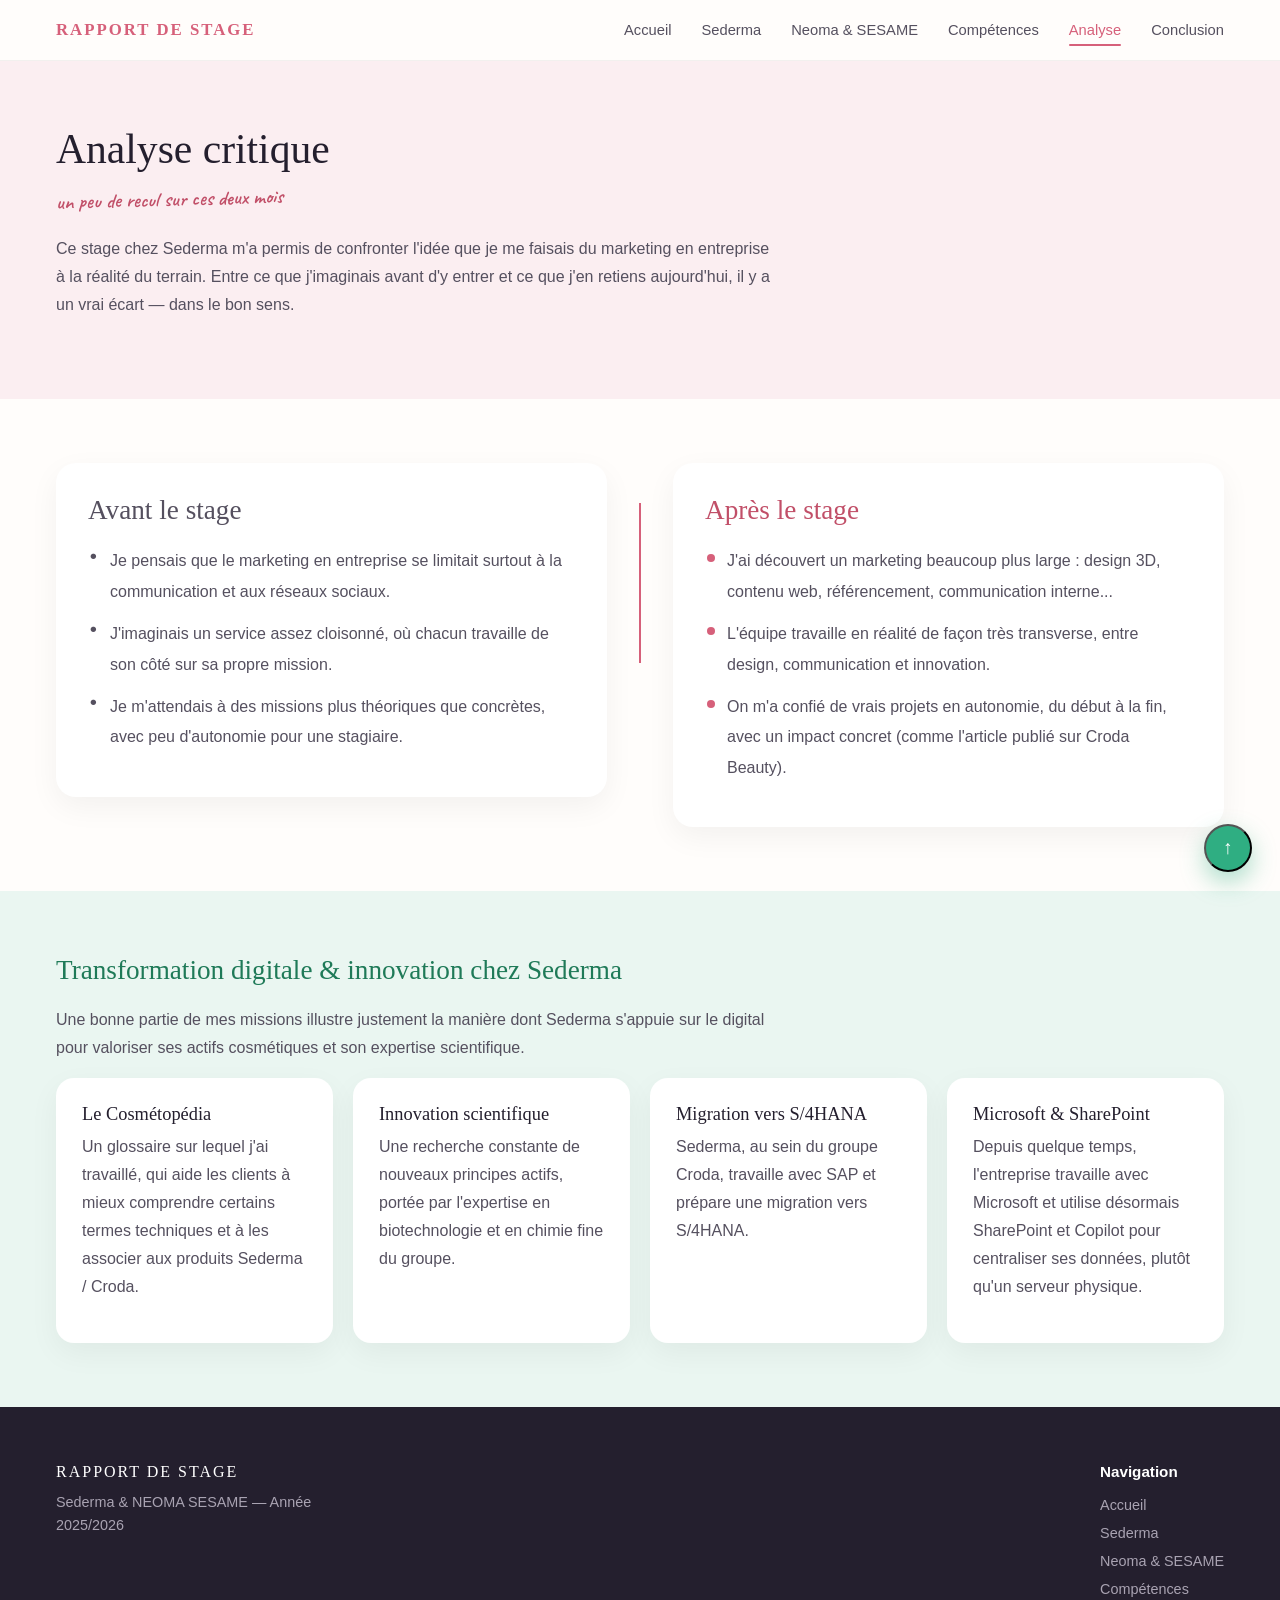
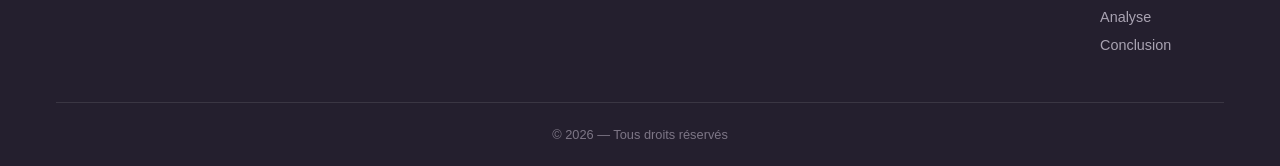
<file: analyse.html>
<!DOCTYPE html>
<html lang="fr">
<head>
<meta charset="UTF-8">
<meta name="viewport" content="width=device-width, initial-scale=1.0">
<title>Analyse critique — Rapport de stage</title>
<link rel="preconnect" href="https://fonts.googleapis.com">
<link rel="preconnect" href="https://fonts.gstatic.com" crossorigin>
<link href="https://fonts.googleapis.com/css2?family=Caveat:wght@600&display=swap" rel="stylesheet">
<link rel="stylesheet" href="analyse.css">
</head>
<body>

  <header>
    <p>Rapport de stage</p>
    <nav>
      <ul>
        <li><a href="index.html">Accueil</a></li>
        <li><a href="sederma.html">Sederma</a></li>
        <li><a href="neoma-sesame.html">Neoma &amp; SESAME</a></li>
        <li><a href="competences.html">Compétences</a></li>
        <li><a href="analyse.html" aria-current="page">Analyse</a></li>
        <li><a href="conclusion.html">Conclusion</a></li>
      </ul>
    </nav>
  </header>

  <main>

    <!-- ===== INTRO ===== -->
    <section id="intro">
      <h1>Analyse critique</h1>
      <p class="signature">un peu de recul sur ces deux mois</p>
      <p>
        Ce stage chez Sederma m'a permis de confronter l'idée que je me
        faisais du marketing en entreprise à la réalité du terrain. Entre ce
        que j'imaginais avant d'y entrer et ce que j'en retiens aujourd'hui,
        il y a un vrai écart — dans le bon sens.
      </p>
    </section>

    <!-- ===== AVANT / APRÈS LE STAGE ===== -->
    <section id="avant-apres">
      <div class="colonne colonne-avant reveal">
        <h2>Avant le stage</h2>
        <ul class="checklist">
          <li>Je pensais que le marketing en entreprise se limitait surtout à la communication et aux réseaux sociaux.</li>
          <li>J'imaginais un service assez cloisonné, où chacun travaille de son côté sur sa propre mission.</li>
          <li>Je m'attendais à des missions plus théoriques que concrètes, avec peu d'autonomie pour une stagiaire.</li>
        </ul>
      </div>
      <div class="ligne-temps" aria-hidden="true"><hr></div>
      <div class="colonne colonne-apres reveal">
        <h2>Après le stage</h2>
        <ul class="checklist">
          <li>J'ai découvert un marketing beaucoup plus large : design 3D, contenu web, référencement, communication interne...</li>
          <li>L'équipe travaille en réalité de façon très transverse, entre design, communication et innovation.</li>
          <li>On m'a confié de vrais projets en autonomie, du début à la fin, avec un impact concret (comme l'article publié sur Croda Beauty).</li>
        </ul>
      </div>
    </section>

    <!-- ===== TRANSFORMATION DIGITALE & INNOVATION ===== -->
    <section id="transformation">
      <h2>Transformation digitale &amp; innovation chez Sederma</h2>
      <p>
        Une bonne partie de mes missions illustre justement la manière dont
        Sederma s'appuie sur le digital pour valoriser ses actifs
        cosmétiques et son expertise scientifique.
      </p>
      <ul class="transfo-grid">
        <li class="reveal">
          <h3>Le Cosmétopédia</h3>
          <p>Un glossaire sur lequel j'ai travaillé, qui aide les clients à mieux comprendre certains termes techniques et à les associer aux produits Sederma / Croda.</p>
        </li>
        <li class="reveal">
          <h3>Innovation scientifique</h3>
          <p>Une recherche constante de nouveaux principes actifs, portée par l'expertise en biotechnologie et en chimie fine du groupe.</p>
        </li>
        <li class="reveal">
          <h3>Migration vers S/4HANA</h3>
          <p>Sederma, au sein du groupe Croda, travaille avec SAP et prépare une migration vers S/4HANA.</p>
        </li>
        <li class="reveal">
          <h3>Microsoft &amp; SharePoint</h3>
          <p>Depuis quelque temps, l'entreprise travaille avec Microsoft et utilise désormais SharePoint et Copilot pour centraliser ses données, plutôt qu'un serveur physique.</p>
        </li>
      </ul>
    </section>

  </main>

  <button aria-label="Retourner en haut de la page" onclick="window.scrollTo({top:0,behavior:'smooth'})">↑</button>

  <footer>
    <section>
      <p>Rapport de stage</p>
      <p>Sederma &amp; NEOMA SESAME — Année 2025/2026</p>
    </section>
    <nav>
      <h3>Navigation</h3>
      <ul>
        <li><a href="index.html">Accueil</a></li>
        <li><a href="sederma.html">Sederma</a></li>
        <li><a href="neoma-sesame.html">Neoma &amp; SESAME</a></li>
        <li><a href="competences.html">Compétences</a></li>
        <li><a href="analyse.html">Analyse</a></li>
        <li><a href="conclusion.html">Conclusion</a></li>
      </ul>
    </nav>
    <p>&copy; 2026 — Tous droits réservés</p>
  </footer>

  <script src="reveal.js" defer></script>
</body>
</html>
</file>
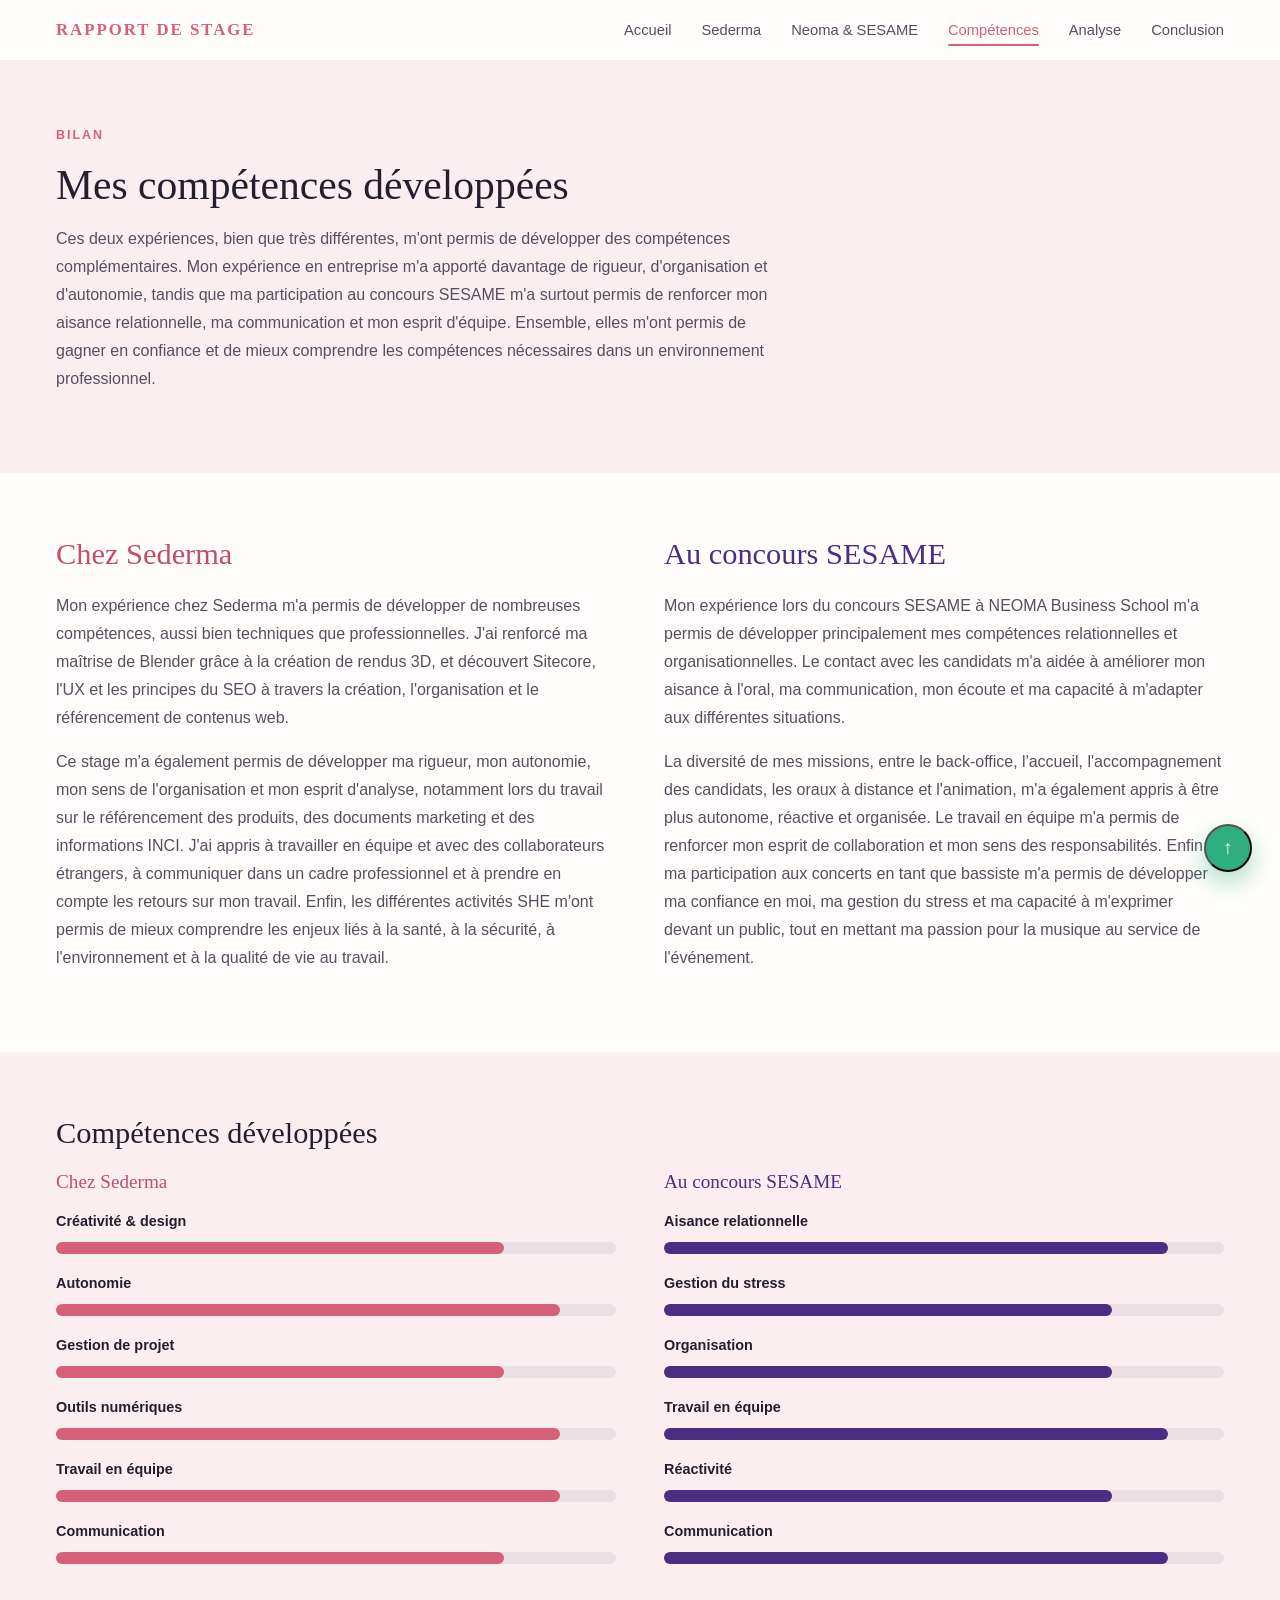
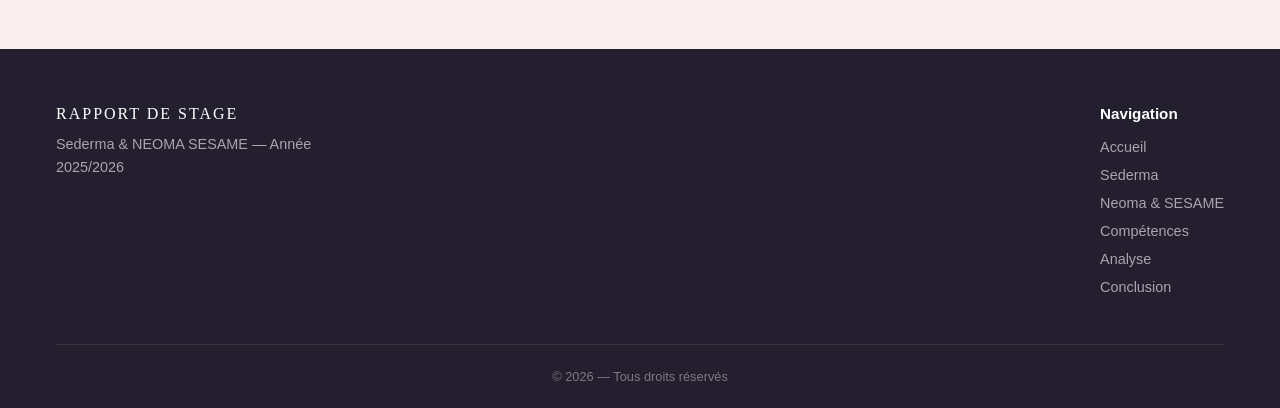
<file: competences.html>
<!DOCTYPE html>
<html lang="fr">
<head>
<meta charset="UTF-8">
<meta name="viewport" content="width=device-width, initial-scale=1.0">
<title>Compétences développées — Rapport de stage</title>
<link rel="preconnect" href="https://fonts.googleapis.com">
<link rel="preconnect" href="https://fonts.gstatic.com" crossorigin>
<link href="https://fonts.googleapis.com/css2?family=Caveat:wght@600&display=swap" rel="stylesheet">
<link rel="stylesheet" href="competences.css">
</head>
<body>

  <header>
    <p>Rapport de stage</p>
    <nav>
      <ul>
        <li><a href="index.html">Accueil</a></li>
        <li><a href="sederma.html">Sederma</a></li>
        <li><a href="neoma-sesame.html">Neoma &amp; SESAME</a></li>
        <li><a href="competences.html" aria-current="page">Compétences</a></li>
        <li><a href="analyse.html">Analyse</a></li>
        <li><a href="conclusion.html">Conclusion</a></li>
      </ul>
    </nav>
  </header>

  <main>

    <section id="intro">
      <p>BILAN</p>
      <h1>Mes compétences développées</h1>
      <p>
        Ces deux expériences, bien que très différentes, m'ont permis de
        développer des compétences complémentaires. Mon expérience en
        entreprise m'a apporté davantage de rigueur, d'organisation et
        d'autonomie, tandis que ma participation au concours SESAME m'a
        surtout permis de renforcer mon aisance relationnelle, ma
        communication et mon esprit d'équipe. Ensemble, elles m'ont permis
        de gagner en confiance et de mieux comprendre les compétences
        nécessaires dans un environnement professionnel.
      </p>
    </section>

    <section id="experiences">
      <article id="exp-sederma" class="reveal">
        <h2>Chez Sederma</h2>
        <p>
          Mon expérience chez Sederma m'a permis de développer de nombreuses
          compétences, aussi bien techniques que professionnelles. J'ai
          renforcé ma maîtrise de Blender grâce à la création de rendus 3D,
          et découvert Sitecore, l'UX et les principes du SEO à travers la
          création, l'organisation et le référencement de contenus web.
        </p>
        <p>
          Ce stage m'a également permis de développer ma rigueur, mon
          autonomie, mon sens de l'organisation et mon esprit d'analyse,
          notamment lors du travail sur le référencement des produits, des
          documents marketing et des informations INCI. J'ai appris à
          travailler en équipe et avec des collaborateurs étrangers, à
          communiquer dans un cadre professionnel et à prendre en compte
          les retours sur mon travail. Enfin, les différentes activités SHE
          m'ont permis de mieux comprendre les enjeux liés à la santé, à la
          sécurité, à l'environnement et à la qualité de vie au travail.
        </p>
      </article>
      <article id="exp-sesame" class="reveal">
        <h2>Au concours SESAME</h2>
        <p>
          Mon expérience lors du concours SESAME à NEOMA Business School
          m'a permis de développer principalement mes compétences
          relationnelles et organisationnelles. Le contact avec les
          candidats m'a aidée à améliorer mon aisance à l'oral, ma
          communication, mon écoute et ma capacité à m'adapter aux
          différentes situations.
        </p>
        <p>
          La diversité de mes missions, entre le back-office, l'accueil,
          l'accompagnement des candidats, les oraux à distance et
          l'animation, m'a également appris à être plus autonome, réactive
          et organisée. Le travail en équipe m'a permis de renforcer mon
          esprit de collaboration et mon sens des responsabilités. Enfin, ma
          participation aux concerts en tant que bassiste m'a permis de
          développer ma confiance en moi, ma gestion du stress et ma
          capacité à m'exprimer devant un public, tout en mettant ma
          passion pour la musique au service de l'événement.
        </p>
      </article>
    </section>

    <section id="niveaux">
      <h2>Compétences développées</h2>
      <div class="skills-columns">
        <div class="reveal">
          <h3>Chez Sederma</h3>
          <ul class="skills">
            <li><label for="s1">Créativité &amp; design</label><progress id="s1" value="8" max="10"></progress></li>
            <li><label for="s2">Autonomie</label><progress id="s2" value="9" max="10"></progress></li>
            <li><label for="s3">Gestion de projet</label><progress id="s3" value="8" max="10"></progress></li>
            <li><label for="s4">Outils numériques</label><progress id="s4" value="9" max="10"></progress></li>
            <li><label for="s5">Travail en équipe</label><progress id="s5" value="9" max="10"></progress></li>
            <li><label for="s6">Communication</label><progress id="s6" value="8" max="10"></progress></li>
          </ul>
        </div>
        <div class="reveal">
          <h3>Au concours SESAME</h3>
          <ul class="skills skills-purple">
            <li><label for="s7">Aisance relationnelle</label><progress id="s7" value="9" max="10"></progress></li>
            <li><label for="s8">Gestion du stress</label><progress id="s8" value="8" max="10"></progress></li>
            <li><label for="s9">Organisation</label><progress id="s9" value="8" max="10"></progress></li>
            <li><label for="s10">Travail en équipe</label><progress id="s10" value="9" max="10"></progress></li>
            <li><label for="s11">Réactivité</label><progress id="s11" value="8" max="10"></progress></li>
            <li><label for="s12">Communication</label><progress id="s12" value="9" max="10"></progress></li>
          </ul>
        </div>
      </div>
      
    </section>

  </main>

  <button aria-label="Retourner en haut de la page" onclick="window.scrollTo({top:0,behavior:'smooth'})">↑</button>

  <footer>
    <section>
      <p>Rapport de stage</p>
      <p>Sederma &amp; NEOMA SESAME — Année 2025/2026</p>
    </section>
    <nav>
      <h3>Navigation</h3>
      <ul>
        <li><a href="index.html">Accueil</a></li>
        <li><a href="sederma.html">Sederma</a></li>
        <li><a href="neoma-sesame.html">Neoma &amp; SESAME</a></li>
        <li><a href="competences.html">Compétences</a></li>
        <li><a href="analyse.html">Analyse</a></li>
        <li><a href="conclusion.html">Conclusion</a></li>
      </ul>
    </nav>
    <p>&copy; 2026 — Tous droits réservés</p>
  </footer>

  <script src="reveal.js" defer></script>
</body>
</html>
</file>
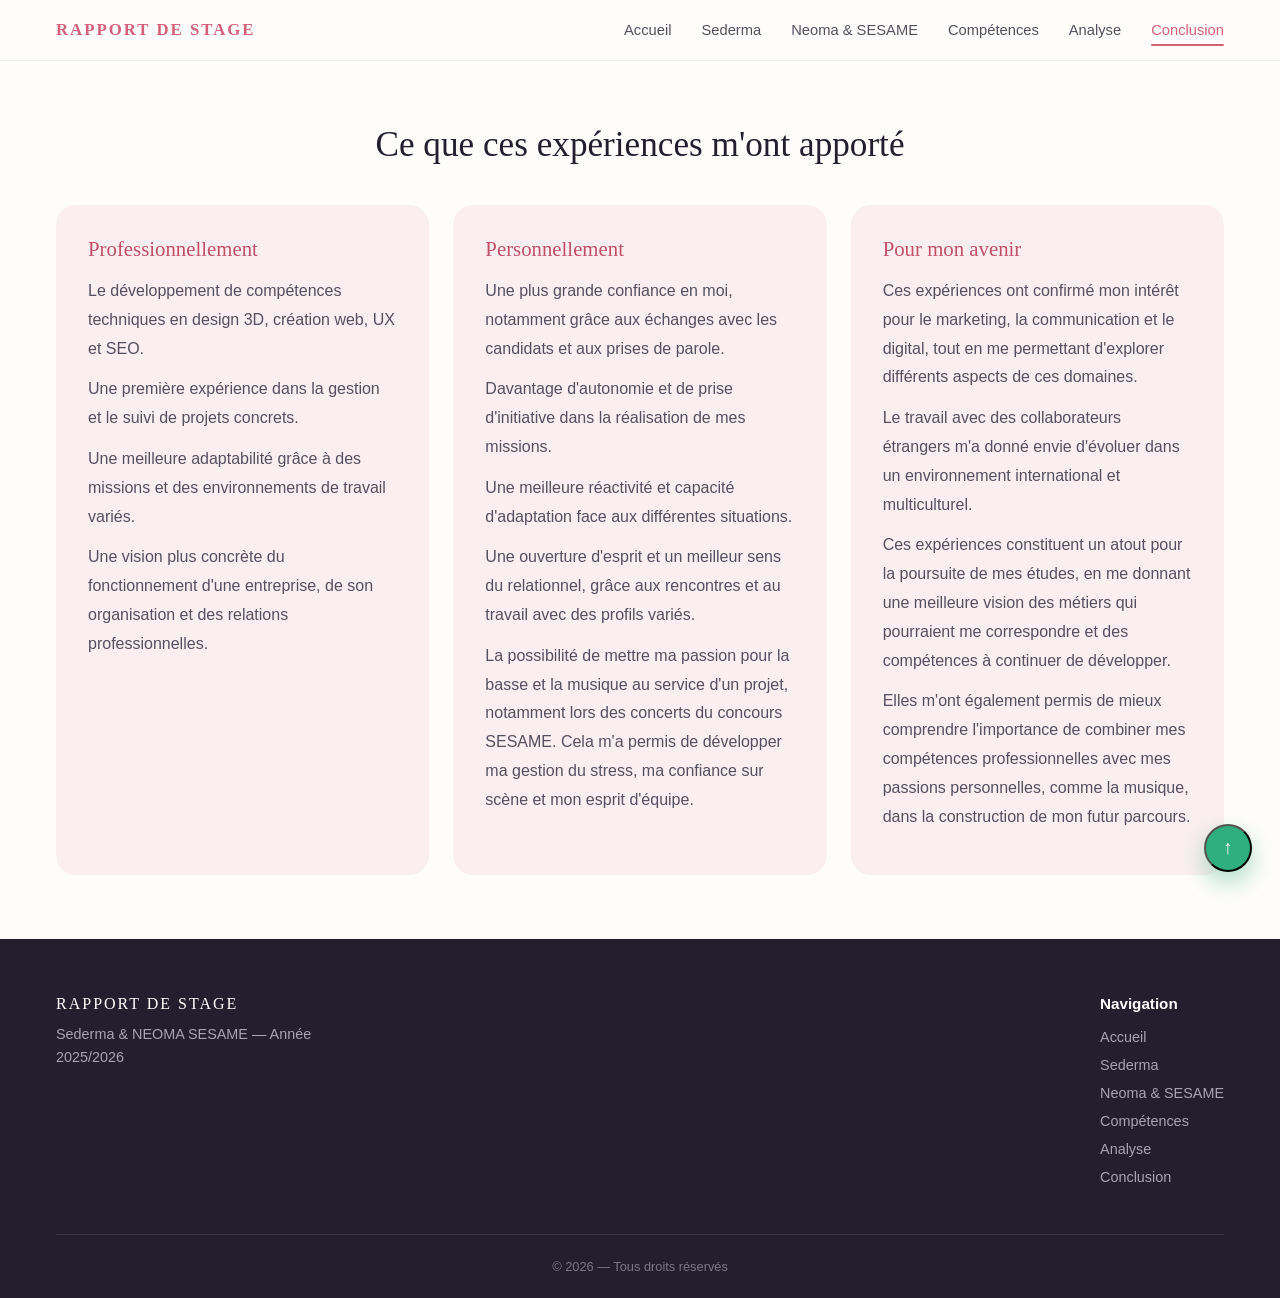
<file: conclusion.html>
<!DOCTYPE html>
<html lang="fr">
<head>
<meta charset="UTF-8">
<meta name="viewport" content="width=device-width, initial-scale=1.0">
<title>Conclusion — Rapport de stage</title>
<link rel="preconnect" href="https://fonts.googleapis.com">
<link rel="preconnect" href="https://fonts.gstatic.com" crossorigin>
<link href="https://fonts.googleapis.com/css2?family=Caveat:wght@600&display=swap" rel="stylesheet">
<link rel="stylesheet" href="conclusion.css">
</head>
<body>

  <header>
    <p>Rapport de stage</p>
    <nav>
      <ul>
        <li><a href="index.html">Accueil</a></li>
        <li><a href="sederma.html">Sederma</a></li>
        <li><a href="neoma-sesame.html">Neoma &amp; SESAME</a></li>
        <li><a href="competences.html">Compétences</a></li>
        <li><a href="analyse.html">Analyse</a></li>
        <li><a href="conclusion.html" aria-current="page">Conclusion</a></li>
      </ul>
    </nav>
  </header>

  <main>

    <section id="conclusion">
      <h1>Ce que ces expériences m'ont apporté</h1>

      <ul class="conclusion-grid">
        <li class="reveal">
          <h2>Professionnellement</h2>
          <ul class="checklist">
            <li>Le développement de compétences techniques en design 3D, création web, UX et SEO.</li>
            <li>Une première expérience dans la gestion et le suivi de projets concrets.</li>
            <li>Une meilleure adaptabilité grâce à des missions et des environnements de travail variés.</li>
            <li>Une vision plus concrète du fonctionnement d'une entreprise, de son organisation et des relations professionnelles.</li>
          </ul>
        </li>
        <li class="reveal">
          <h2>Personnellement</h2>
          <ul class="checklist">
            <li>Une plus grande confiance en moi, notamment grâce aux échanges avec les candidats et aux prises de parole.</li>
            <li>Davantage d'autonomie et de prise d'initiative dans la réalisation de mes missions.</li>
            <li>Une meilleure réactivité et capacité d'adaptation face aux différentes situations.</li>
            <li>Une ouverture d'esprit et un meilleur sens du relationnel, grâce aux rencontres et au travail avec des profils variés.</li>
            <li>La possibilité de mettre ma passion pour la basse et la musique au service d'un projet, notamment lors des concerts du concours SESAME. Cela m'a permis de développer ma gestion du stress, ma confiance sur scène et mon esprit d'équipe.</li>
          </ul>
        </li>
        <li class="reveal">
          <h2>Pour mon avenir</h2>
          <ul class="checklist">
            <li>Ces expériences ont confirmé mon intérêt pour le marketing, la communication et le digital, tout en me permettant d'explorer différents aspects de ces domaines.</li>
            <li>Le travail avec des collaborateurs étrangers m'a donné envie d'évoluer dans un environnement international et multiculturel.</li>
            <li>Ces expériences constituent un atout pour la poursuite de mes études, en me donnant une meilleure vision des métiers qui pourraient me correspondre et des compétences à continuer de développer.</li>
            <li>Elles m'ont également permis de mieux comprendre l'importance de combiner mes compétences professionnelles avec mes passions personnelles, comme la musique, dans la construction de mon futur parcours.</li>
          </ul>
        </li>
      </ul>
    </section>

  </main>

  <button aria-label="Retourner en haut de la page" onclick="window.scrollTo({top:0,behavior:'smooth'})">↑</button>

  <footer>
    <section>
      <p>Rapport de stage</p>
      <p>Sederma &amp; NEOMA SESAME — Année 2025/2026</p>
    </section>
    <nav>
      <h3>Navigation</h3>
      <ul>
        <li><a href="index.html">Accueil</a></li>
        <li><a href="sederma.html">Sederma</a></li>
        <li><a href="neoma-sesame.html">Neoma &amp; SESAME</a></li>
        <li><a href="competences.html">Compétences</a></li>
        <li><a href="analyse.html">Analyse</a></li>
        <li><a href="conclusion.html">Conclusion</a></li>
      </ul>
    </nav>
    <p>&copy; 2026 — Tous droits réservés</p>
  </footer>

  <script src="reveal.js" defer></script>
</body>
</html>
</file>
<file: analyse.css>
:root{
  --pink: #d6607a; --pink-dark: #c14f68; --pink-pale: #fbeef1;
  --purple: #4b2e83; --purple-pale: #f3effa;
  --green: #2fae82; --green-pale: #eaf6f1;
  --ink: #241f2e; --ink-soft: #55505f; --cream: #fffdfb;
  --font-display: 'Georgia', 'Iowan Old Style', serif;
  --font-body: -apple-system, BlinkMacSystemFont, 'Segoe UI', Roboto, sans-serif;
}
*{box-sizing:border-box; margin:0; padding:0;}
html{scroll-behavior:smooth;}
body{ font-family: var(--font-body); color: var(--ink); background: var(--cream); }
a{text-decoration:none; color:inherit;}
ul{list-style:none;}
button{font-family:inherit; cursor:pointer;}

header{
  display:flex; align-items:center; justify-content:space-between;
  padding: 20px 56px; background: var(--cream); position: sticky; top:0; z-index: 50;
  border-bottom: 1px solid rgba(0,0,0,0.05);
}
header > p{ font-family: var(--font-display); font-size: 1.05rem; letter-spacing: 2px; color: var(--pink); font-weight: 600; text-transform: uppercase; }
header nav ul{ display:flex; gap: 30px; font-size: 0.92rem; font-weight: 500; }
header nav a{ position: relative; color: var(--ink-soft); padding-bottom: 6px; transition: color .2s ease; }
header nav a:hover{ color: var(--pink); }
header nav a[aria-current="page"]{ color: var(--pink); }
header nav a[aria-current="page"]::after{
  content:""; position:absolute; left:0; right:0; bottom:-2px; height:2px; background: var(--pink); border-radius: 2px;
}

main > section{ padding: 64px 56px; }
main h1{ font-family: var(--font-display); font-size: 2.6rem; font-weight: 400; margin-bottom: 8px; }
main h2{ font-family: var(--font-display); font-size: 1.7rem; font-weight: 400; margin-bottom: 20px; }
main h3{ font-family: var(--font-display); font-size: 1.15rem; font-weight: 400; margin-bottom: 8px; }
main p{ color: var(--ink-soft); line-height: 1.75; margin-bottom: 16px; max-width: 720px; }

.signature{
  font-family: 'Caveat', cursive; font-size: 1.3rem; color: var(--pink-dark);
  font-weight: 600; margin-bottom: 18px; transform: rotate(-1.5deg); display:inline-block;
}

#intro{ background: var(--pink-pale); }

/* AVANT / APRÈS */
#avant-apres{
  background: var(--cream); display:grid; grid-template-columns: 1fr auto 1fr; gap: 32px; align-items:start;
}
.colonne{ background:#fff; border-radius: 20px; padding: 32px; box-shadow: 0 10px 30px rgba(0,0,0,0.05); }
.colonne-avant h2{ color: var(--ink-soft); }
.colonne-apres h2{ color: var(--pink-dark); }
.checklist li{ color: var(--ink-soft); line-height: 1.9; margin-bottom: 12px; padding-left: 22px; position:relative; }
.colonne-avant .checklist li::before{
  content:"•"; position:absolute; left:2px; color: var(--ink-soft); font-weight: 700; font-size: 1.2rem; line-height: 1;
}
.colonne-apres .checklist li::before{
  content:""; position:absolute; left:2px; top: 8px; width: 8px; height: 8px;
  border-radius: 50%; background: var(--pink);
}
.ligne-temps{ display:flex; justify-content:center; padding-top: 40px; }
.ligne-temps hr{ width: 2px; height: 100%; min-height: 160px; background: var(--pink); border: none; }

/* TRANSFORMATION DIGITALE */
#transformation{ background: var(--green-pale); }
#transformation h2{ color: #1f7a58; }
.transfo-grid{ display:grid; grid-template-columns: repeat(auto-fit, minmax(220px, 1fr)); gap: 20px; margin-top: 8px; }
.transfo-grid li{ background:#fff; border-radius: 18px; padding: 26px; box-shadow: 0 10px 30px rgba(0,0,0,0.05); transition: transform .3s ease; }
.transfo-grid li:hover{ transform: translateY(-4px); }

/* ANIMATIONS */
.reveal{ opacity: 0; transform: translateY(26px); transition: opacity .7s ease, transform .7s ease; }
.reveal.in-view{ opacity: 1; transform: translateY(0); }
.colonne-apres.reveal{ transition-delay: .15s; }

body > button{
  position: fixed; bottom: 28px; right: 28px; width: 48px; height: 48px; border-radius: 50%;
  background: var(--green); color: #fff; display:flex; align-items:center; justify-content:center;
  font-size: 1.2rem; box-shadow: 0 10px 24px rgba(47,174,130,0.4); z-index: 60;
}

footer{
  background: var(--ink); color: #cfcad4; padding: 56px 56px 24px;
  display:flex; flex-wrap: wrap; justify-content: space-between; gap: 40px;
}
footer > section{ max-width: 320px; }
footer > section p:first-child{ font-family: var(--font-display); color: #fff; text-transform: uppercase; letter-spacing: 2px; margin-bottom: 10px; }
footer > section p:last-child{ font-size: 0.9rem; line-height: 1.6; color: #a9a3b2; }
footer h3{ color: #fff; font-size: 0.95rem; font-weight: 600; margin-bottom: 16px; }
footer nav ul{ display:flex; flex-direction: column; gap: 10px; }
footer nav a{ font-size: 0.9rem; color: #a9a3b2; }
footer nav a:hover{ color: var(--pink); }
footer address{ font-style: normal; }
footer address p{ font-size: 0.9rem; color: #a9a3b2; margin-bottom: 6px; }
footer > p{
  width: 100%; padding-top: 24px; margin-top: 8px; border-top: 1px solid rgba(255,255,255,0.1);
  text-align: center; font-size: 0.8rem; color: #7d7686;
}

@media (max-width: 980px){
  header{ padding: 16px 24px; }
  header nav{ display:none; }
  main > section{ padding: 48px 24px; }
  main h1{ font-size: 2rem; }
  #avant-apres{ grid-template-columns: 1fr; }
  .ligne-temps{ display:none; }
  footer{ padding: 40px 24px 20px; }
}
</file>
<file: competences.css>
:root{
  --pink: #d6607a; --pink-dark: #c14f68; --pink-pale: #fbeef1;
  --purple: #4b2e83; --green: #2fae82;
  --ink: #241f2e; --ink-soft: #55505f; --cream: #fffdfb;
  --font-display: 'Georgia', 'Iowan Old Style', serif;
  --font-body: -apple-system, BlinkMacSystemFont, 'Segoe UI', Roboto, sans-serif;
}
*{box-sizing:border-box; margin:0; padding:0;}
html{scroll-behavior:smooth;}
body{ font-family: var(--font-body); color: var(--ink); background: var(--cream); }
a{text-decoration:none; color:inherit;}
ul{list-style:none;}
button{font-family:inherit; cursor:pointer;}

header{
  display:flex; align-items:center; justify-content:space-between;
  padding: 20px 56px; background: var(--cream); position: sticky; top:0; z-index: 50;
  border-bottom: 1px solid rgba(0,0,0,0.05);
}
header > p{ font-family: var(--font-display); font-size: 1.05rem; letter-spacing: 2px; color: var(--pink); font-weight: 600; text-transform: uppercase; }
header nav ul{ display:flex; gap: 30px; font-size: 0.92rem; font-weight: 500; }
header nav a{ position: relative; color: var(--ink-soft); padding-bottom: 6px; transition: color .2s ease; }
header nav a:hover{ color: var(--pink); }
header nav a[aria-current="page"]{ color: var(--pink); }
header nav a[aria-current="page"]::after{
  content:""; position:absolute; left:0; right:0; bottom:-2px; height:2px; background: var(--pink); border-radius: 2px;
}

main > section{ padding: 64px 56px; }
main h1{ font-family: var(--font-display); font-size: 2.6rem; font-weight: 400; margin-bottom: 16px; }
main h2{ font-family: var(--font-display); font-size: 1.9rem; font-weight: 400; margin-bottom: 20px; }
main p{ color: var(--ink-soft); line-height: 1.75; margin-bottom: 16px; max-width: 720px; }
main section > p:first-child{ color: var(--pink); font-weight: 700; letter-spacing: 2px; font-size: 0.78rem; margin-bottom: 14px; }
main > section:nth-of-type(odd){ background: var(--pink-pale); }
main > section:nth-of-type(even){ background: var(--cream); }

#experiences{ display:grid; grid-template-columns: 1fr 1fr; gap: 48px; }
#exp-sederma h2{ color: var(--pink-dark); }
#exp-sesame h2{ color: var(--purple); }

.reveal{ opacity: 0; transform: translateY(26px); transition: opacity .7s ease, transform .7s ease; }
.reveal.in-view{ opacity: 1; transform: translateY(0); }
#exp-sesame.reveal{ transition-delay: .12s; }

.skills-columns{ display:grid; grid-template-columns: 1fr 1fr; gap: 48px; margin-top: 12px; }
.skills-columns h3{ font-family: var(--font-display); font-size: 1.2rem; font-weight: 400; margin-bottom: 20px; }
.skills-columns > div:first-child h3{ color: var(--pink-dark); }
.skills-columns > div:last-child h3{ color: var(--purple); }
.skills li{ margin-bottom: 20px; }
.skills label{ display:block; margin-bottom: 8px; font-weight: 600; font-size: 0.9rem; }
progress{ width: 100%; height: 12px; border-radius: 999px; border: none; }
progress::-webkit-progress-bar{ background: #ecdfe3; border-radius: 999px; }
progress::-webkit-progress-value{ background: var(--pink); border-radius: 999px; }
progress::-moz-progress-bar{ background: var(--pink); border-radius: 999px; }
.skills-purple progress::-webkit-progress-value{ background: var(--purple); }
.skills-purple progress::-moz-progress-bar{ background: var(--purple); }
.tip{ margin-top: 8px; font-size: 0.85rem; }
.tip code{ background:#fff; padding: 2px 6px; border-radius: 6px; font-size: 0.8rem; }

body > button{
  position: fixed; bottom: 28px; right: 28px; width: 48px; height: 48px; border-radius: 50%;
  background: var(--green); color: #fff; display:flex; align-items:center; justify-content:center;
  font-size: 1.2rem; box-shadow: 0 10px 24px rgba(47,174,130,0.4); z-index: 60;
}

footer{
  background: var(--ink); color: #cfcad4; padding: 56px 56px 24px;
  display:flex; flex-wrap: wrap; justify-content: space-between; gap: 40px;
}
footer > section{ max-width: 320px; }
footer > section p:first-child{ font-family: var(--font-display); color: #fff; text-transform: uppercase; letter-spacing: 2px; margin-bottom: 10px; }
footer > section p:last-child{ font-size: 0.9rem; line-height: 1.6; color: #a9a3b2; }
footer h3{ color: #fff; font-size: 0.95rem; font-weight: 600; margin-bottom: 16px; }
footer nav ul{ display:flex; flex-direction: column; gap: 10px; }
footer nav a{ font-size: 0.9rem; color: #a9a3b2; }
footer nav a:hover{ color: var(--pink); }
footer address{ font-style: normal; }
footer address p{ font-size: 0.9rem; color: #a9a3b2; margin-bottom: 6px; }
footer > p{
  width: 100%; padding-top: 24px; margin-top: 8px; border-top: 1px solid rgba(255,255,255,0.1);
  text-align: center; font-size: 0.8rem; color: #7d7686;
}

@media (max-width: 980px){
  header{ padding: 16px 24px; }
  header nav{ display:none; }
  main > section{ padding: 48px 24px; }
  main h1{ font-size: 2rem; }
  #experiences, .skills-columns{ grid-template-columns: 1fr; }
  footer{ padding: 40px 24px 20px; }
}
</file>
<file: conclusion.css>
:root{
  --pink: #d6607a; --pink-dark: #c14f68; --pink-pale: #fbeef1;
  --purple: #4b2e83; --green: #2fae82;
  --ink: #241f2e; --ink-soft: #55505f; --cream: #fffdfb;
  --font-display: 'Georgia', 'Iowan Old Style', serif;
  --font-body: -apple-system, BlinkMacSystemFont, 'Segoe UI', Roboto, sans-serif;
}
*{box-sizing:border-box; margin:0; padding:0;}
html{scroll-behavior:smooth;}
body{ font-family: var(--font-body); color: var(--ink); background: var(--cream); }
a{text-decoration:none; color:inherit;}
ul{list-style:none;}
button{font-family:inherit; cursor:pointer;}

header{
  display:flex; align-items:center; justify-content:space-between;
  padding: 20px 56px; background: var(--cream); position: sticky; top:0; z-index: 50;
  border-bottom: 1px solid rgba(0,0,0,0.05);
}
header > p{ font-family: var(--font-display); font-size: 1.05rem; letter-spacing: 2px; color: var(--pink); font-weight: 600; text-transform: uppercase; }
header nav ul{ display:flex; gap: 30px; font-size: 0.92rem; font-weight: 500; }
header nav a{ position: relative; color: var(--ink-soft); padding-bottom: 6px; transition: color .2s ease; }
header nav a:hover{ color: var(--pink); }
header nav a[aria-current="page"]{ color: var(--pink); }
header nav a[aria-current="page"]::after{
  content:""; position:absolute; left:0; right:0; bottom:-2px; height:2px; background: var(--pink); border-radius: 2px;
}

main > section{ padding: 64px 56px; }
#conclusion{ background: var(--cream); text-align:center; }
#conclusion h1{ font-family: var(--font-display); font-size: 2.2rem; font-weight: 400; margin-bottom: 40px; }

.conclusion-grid{
  display:grid; grid-template-columns: repeat(auto-fit, minmax(260px, 1fr)); gap: 24px; text-align:left;
}
.conclusion-grid > li{ background: var(--pink-pale); border-radius: 20px; padding: 32px; transition: transform .3s ease; }
.conclusion-grid > li:nth-child(odd):hover{ transform: rotate(-0.5deg) translateY(-4px); }
.conclusion-grid > li:nth-child(even):hover{ transform: rotate(0.5deg) translateY(-4px); }
.conclusion-grid h2{ font-family: var(--font-display); font-size: 1.3rem; font-weight: 400; color: var(--pink-dark); margin-bottom: 16px; }
.checklist li{ color: var(--ink-soft); line-height: 1.8; margin-bottom: 12px; }

.reveal{ opacity: 0; transform: translateY(26px); transition: opacity .7s ease, transform .7s ease; }
.reveal.in-view{ opacity: 1; transform: translateY(0); }
.conclusion-grid li:nth-child(2).reveal{ transition-delay: .1s; }
.conclusion-grid li:nth-child(3).reveal{ transition-delay: .2s; }

body > button{
  position: fixed; bottom: 28px; right: 28px; width: 48px; height: 48px; border-radius: 50%;
  background: var(--green); color: #fff; display:flex; align-items:center; justify-content:center;
  font-size: 1.2rem; box-shadow: 0 10px 24px rgba(47,174,130,0.4); z-index: 60;
}

footer{
  background: var(--ink); color: #cfcad4; padding: 56px 56px 24px;
  display:flex; flex-wrap: wrap; justify-content: space-between; gap: 40px;
}
footer > section{ max-width: 320px; }
footer > section p:first-child{ font-family: var(--font-display); color: #fff; text-transform: uppercase; letter-spacing: 2px; margin-bottom: 10px; }
footer > section p:last-child{ font-size: 0.9rem; line-height: 1.6; color: #a9a3b2; }
footer h3{ color: #fff; font-size: 0.95rem; font-weight: 600; margin-bottom: 16px; }
footer nav ul{ display:flex; flex-direction: column; gap: 10px; }
footer nav a{ font-size: 0.9rem; color: #a9a3b2; }
footer nav a:hover{ color: var(--pink); }
footer address{ font-style: normal; }
footer address p{ font-size: 0.9rem; color: #a9a3b2; margin-bottom: 6px; }
footer > p{
  width: 100%; padding-top: 24px; margin-top: 8px; border-top: 1px solid rgba(255,255,255,0.1);
  text-align: center; font-size: 0.8rem; color: #7d7686;
}

@media (max-width: 980px){
  header{ padding: 16px 24px; }
  header nav{ display:none; }
  main > section{ padding: 48px 24px; }
  footer{ padding: 40px 24px 20px; }
}
</file>
